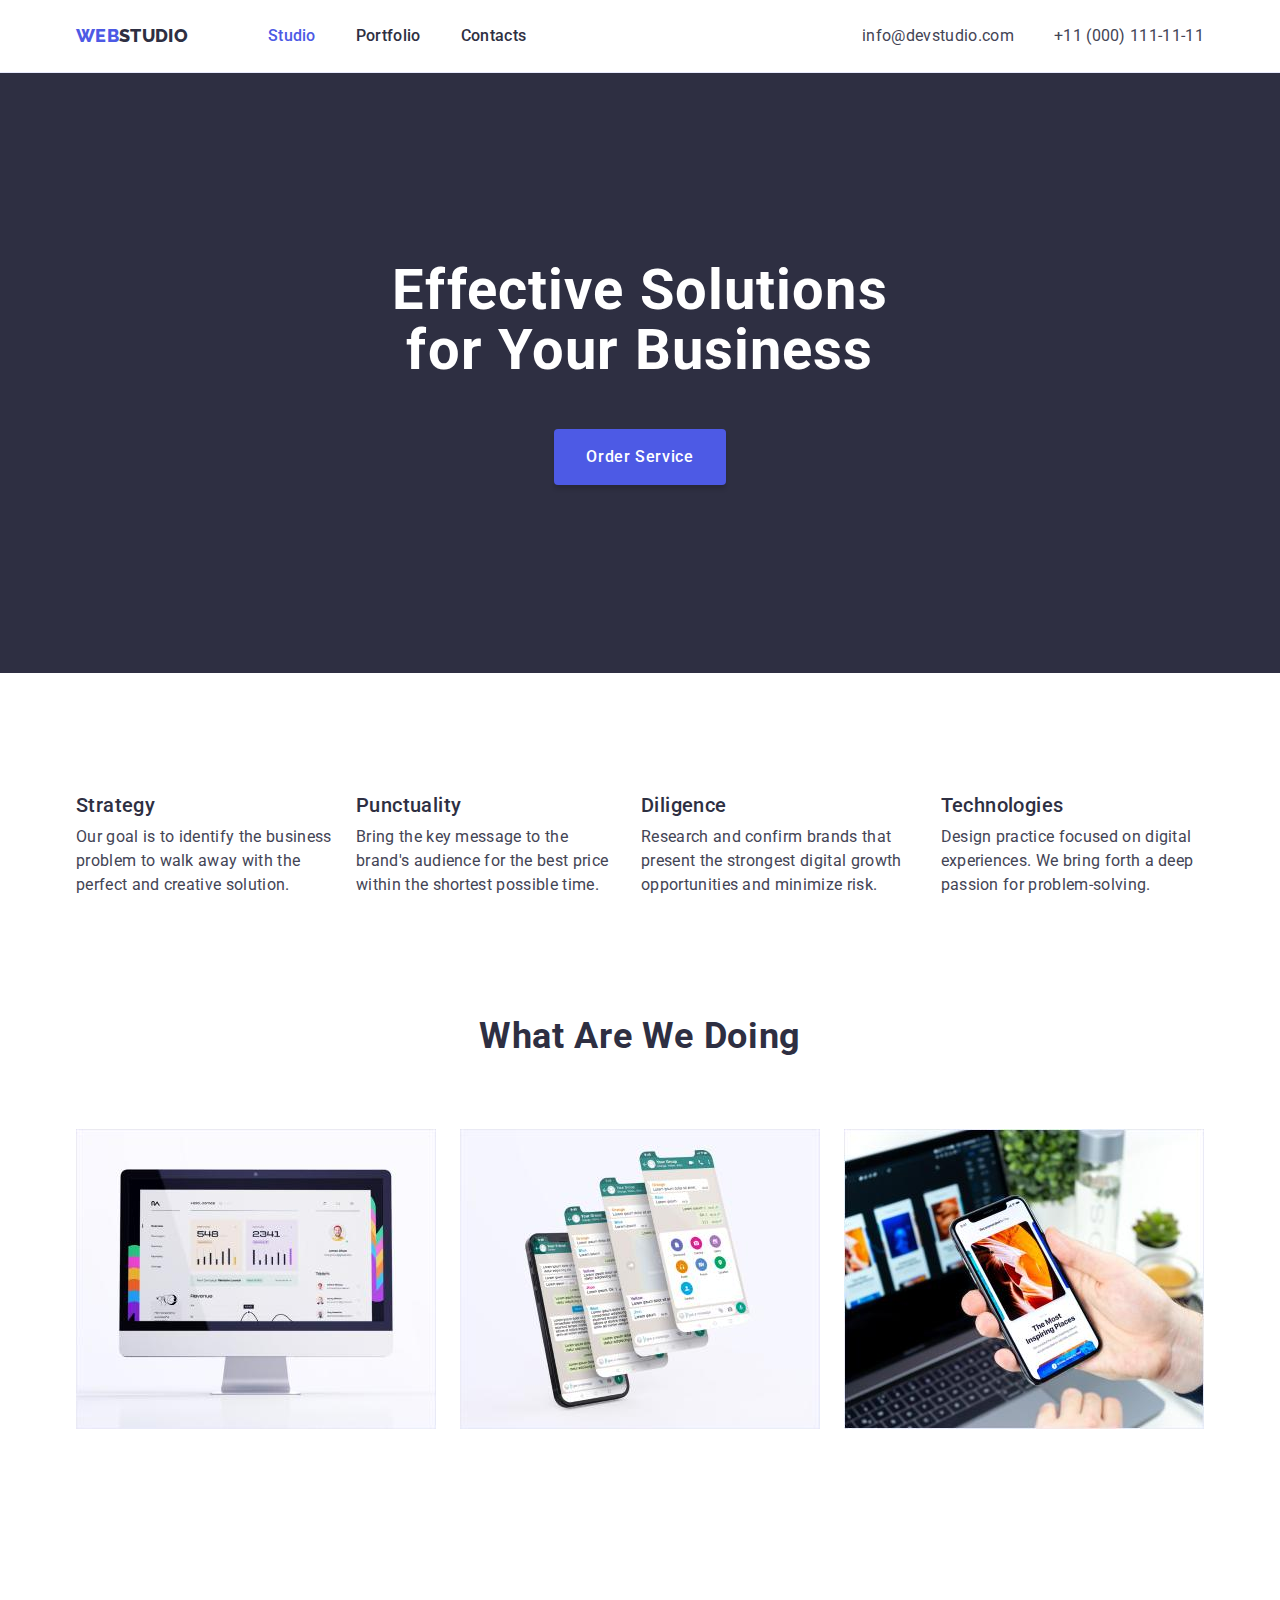
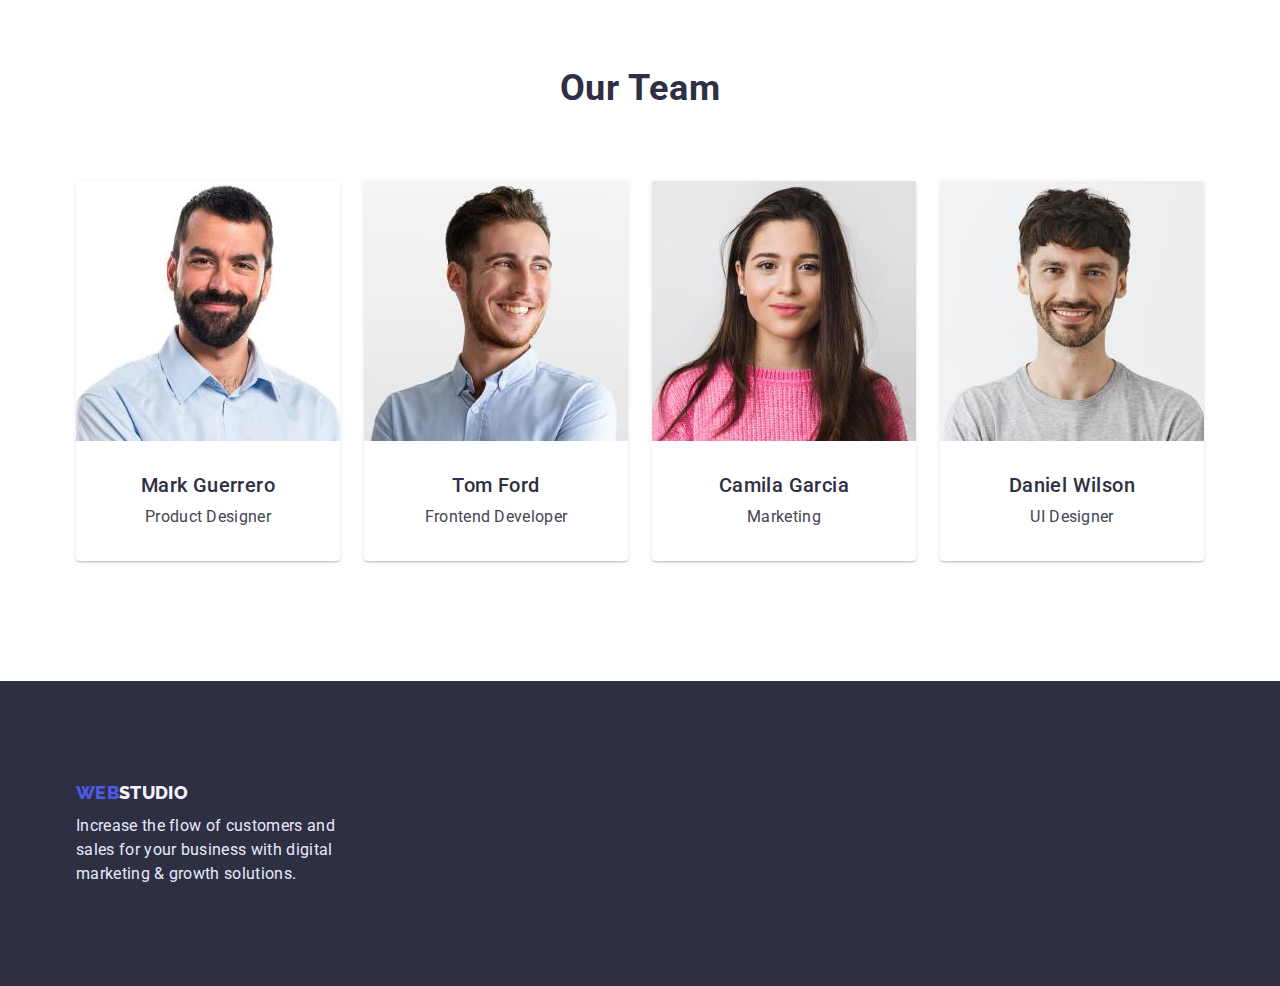
<file: index.html>
<!DOCTYPE html>
<html lang="en">

<head>
  <meta charset="UTF-8">
  <meta http-equiv="X-UA-Compatible" content="IE=edge">
  <meta name="viewport" content="width=device-width, initial-scale=1.0">
  <title>Document</title>
  <link rel="preconnect" href="https://fonts.googleapis.com">
  <link rel="preconnect" href="https://fonts.gstatic.com" crossorigin>
  <link href="https://fonts.googleapis.com/css2?family=Raleway:wght@800&family=Roboto:wght@400;500;700;900&display=swap"
    rel="stylesheet">
  <link rel="stylesheet" href="https://cdnjs.cloudflare.com/ajax/libs/modern-normalize/1.1.0/modern-normalize.min.css">
  <link rel="stylesheet" href="./css/styles.css">
</head>

<body>
  <header class="header">
    <div class="container flex-container">
      <nav class="nav-bar">
        <a class="link" href="./index.html">
          <span class="logo logo-accent">Web</span><span class="logo">Studio</span>
        </a>
        <ul class="nav-list list">
          <li class="item"><a class="link current" href="./index.html">Studio</a></li>
          <li class="item"><a class="link" href="./portfolio.html">Portfolio</a></li>
          <li class="item"><a class="link" href="">Contacts</a></li>
        </ul>
      </nav>
      <address class="contacts">
        <ul class="contact-list list">
          <li class="item"><a class="link" href="mailto:info@devstudio.com">info@devstudio.com</a></li>
          <li class="item"><a class="link" href="tel:+110001111111">+11 (000) 111-11-11</a></li>
        </ul>
      </address>
    </div>
  </header>
  <main>
    <section class="hero">
      <h1 class="title">Effective Solutions<br>for Your Business</h1>
      <button class="button" type="button">Order Service</button>
    </section>

    <section class="section">
      <div class="container">
        <h2 class="hidden">features</h2>
        <ul class="features-list list">
          <li class="item">
            <div class="content">
              <h3 class="title">Strategy</h3>
              <p class="text">Our goal is to identify the business problem to walk away with the perfect and creative
                solution.
              </p>
            </div>
          </li>
          <li class="item">
            <div class="content">
              <h3 class="title">Punctuality</h3>
              <p class="text">Bring the key message to the brand's audience for the best price within the shortest
                possible time.
              </p>
            </div>
          </li>
          <li class="item">
            <div class="content">
              <h3 class="title">Diligence</h3>
              <p class="text">Research and confirm brands that present the strongest digital growth opportunities and
                minimize
                risk.</p>
            </div>
          </li>
          <li class="item">
            <div class="content">
              <h3 class="title">Technologies</h3>
              <p class="text">Design practice focused on digital experiences. We bring forth a deep passion for
                problem-solving.
              </p>
            </div>
          </li>
        </ul>
      </div>
    </section>

    <section class="examples-section">
      <div class="container">
        <h2 class="section-title">What are we doing</h2>
        <ul class="examples-list list">
          <li class="item"><img class="image" src="./images/project1.jpg" alt="desktop apps" width="360"></li>
          <li class="item"><img class="image" src="./images/project2.jpg" alt="apps for smartphones" width="360"></li>
          <li class="item"><img class="image" src="./images/project3.jpg" alt="design development" width="360"></li>
        </ul>
      </div>
    </section>

    <section class="section">
      <div class="container">
        <h2 class="section-title">Our Team</h2>
        <ul class="employee-list list">
          <li class="item">
            <img class="image" src="./images/employee1.jpg" alt="employee Mark Guerrero" width="264">
            <div class="wrapper">
              <h3 class="title">Mark Guerrero</h3>
              <p class="description">Product Designer</p>
            </div>
          </li>
          <li class="item">
            <img class="image" src="./images/employee2.jpg" alt="employee Tom Ford" width="264">
            <div class="wrapper">
              <h3 class="title">Tom Ford</h3>
              <p class="description">Frontend Developer</p>
            </div>
          </li>
          <li class="item">
            <img class="image" src="./images/employee3.jpg" alt="employee Camila Garcia" width="264">
            <div class="wrapper">
              <h3 class="title">Camila Garcia</h3>
              <p class="description">Marketing</p>
            </div>
          </li>
          <li class="item">
            <img class="image" src="./images/employee4.jpg" alt="employee Daniel Wilson" width="264">
            <div class="wrapper">
              <h3 class="title">Daniel Wilson</h3>
              <p class="description">UI Designer</p>
            </div>
          </li>
        </ul>
      </div>
    </section>
  </main>
  <footer class="footer">
    <div class="container">
      <a class="link" href="./index.html">
        <span class="logo logo-accent">Web</span><span class="logo logo-white">Studio</span>
      </a>
      <p class="text">Increase the flow of customers and sales for your business with digital marketing & growth
        solutions.
      </p>
    </div>
  </footer>
</body>
</html>
</file>
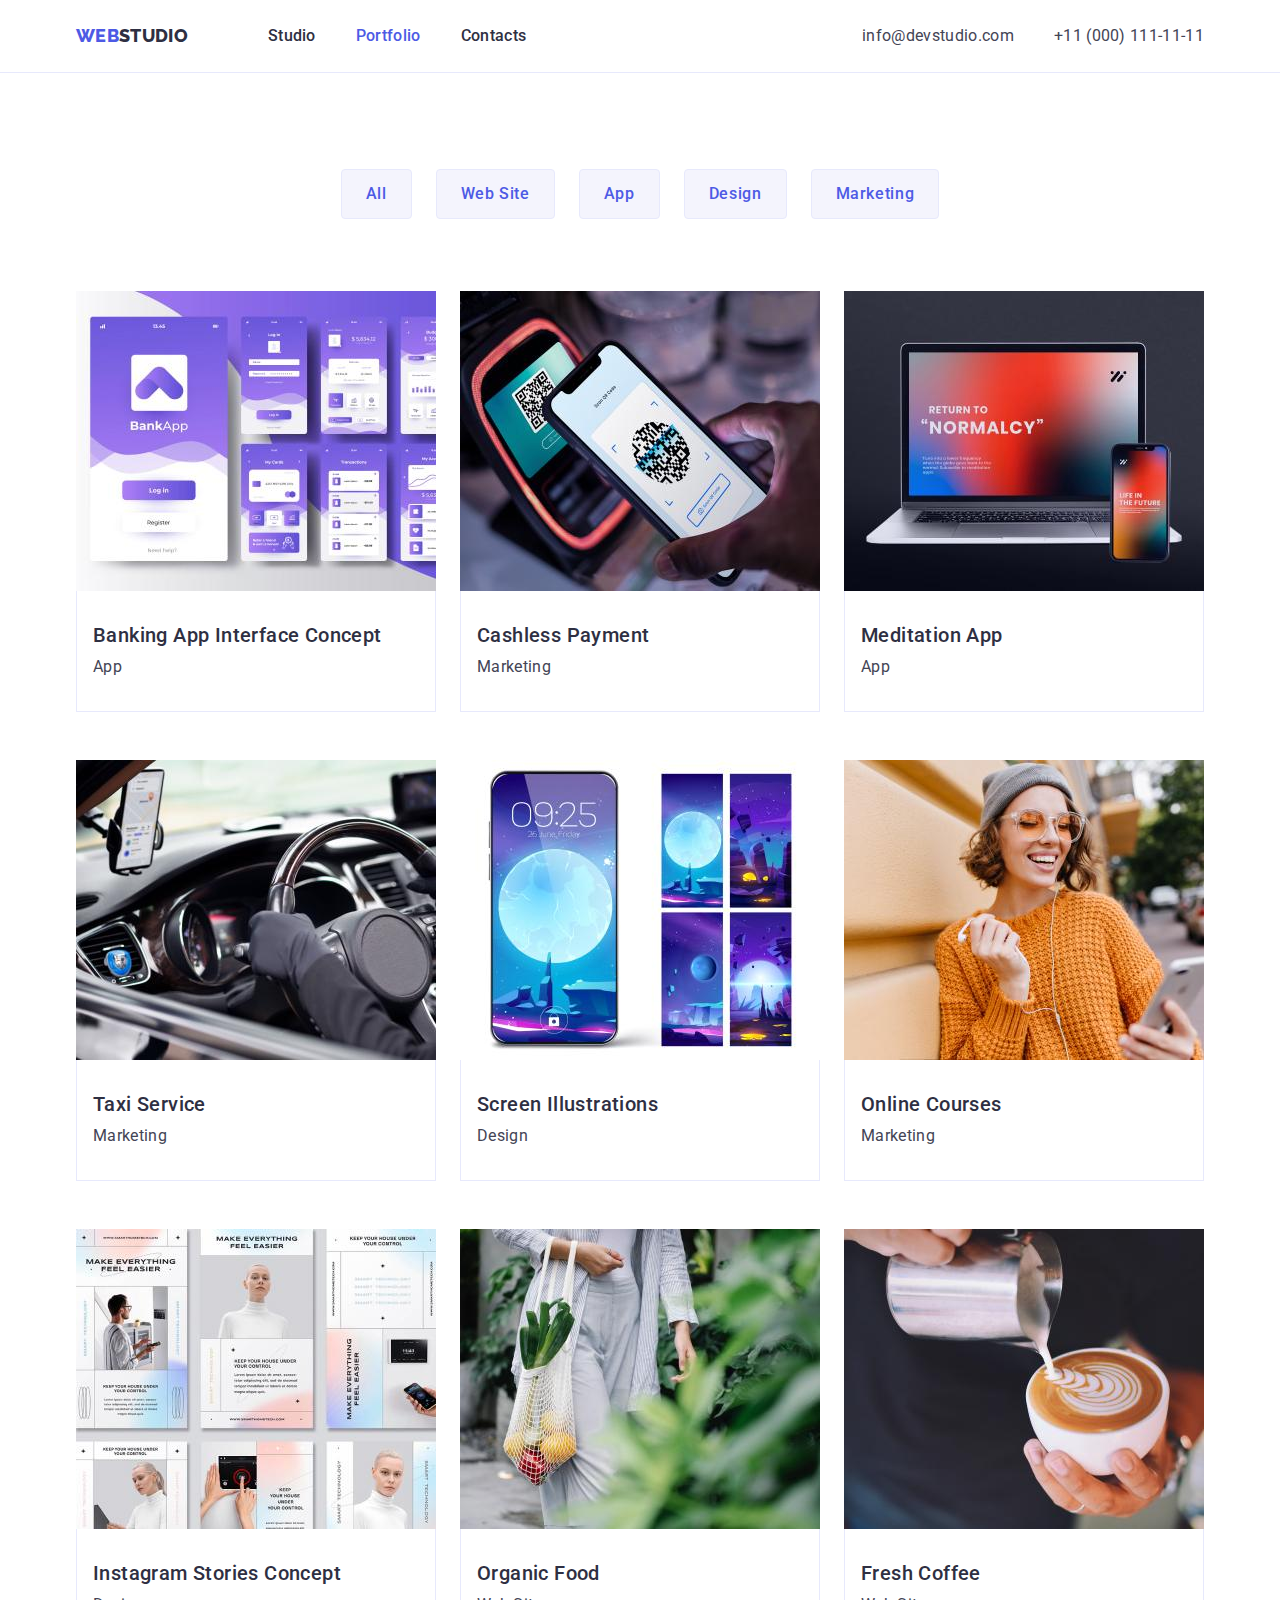
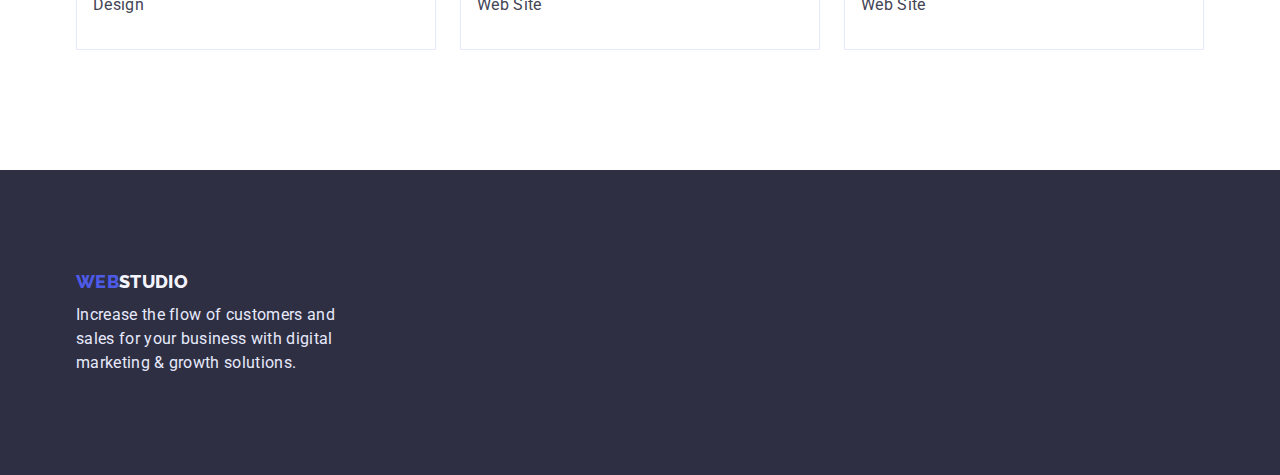
<file: portfolio.html>
<!DOCTYPE html>
<html lang="en">

<head>
  <meta charset="UTF-8">
  <meta http-equiv="X-UA-Compatible" content="IE=edge">
  <meta name="viewport" content="width=device-width, initial-scale=1.0">
  <title>Portfolio</title>
  <link rel="preconnect" href="https://fonts.googleapis.com">
  <link rel="preconnect" href="https://fonts.gstatic.com" crossorigin>
  <link href="https://fonts.googleapis.com/css2?family=Raleway:wght@800&family=Roboto:wght@400;500;700;900&display=swap"
    rel="stylesheet">
  <link rel="stylesheet" href="https://cdnjs.cloudflare.com/ajax/libs/modern-normalize/1.1.0/modern-normalize.min.css">
  <link rel="stylesheet" href="./css/styles.css">
</head>

<body>
  <header class="header">
    <div class="container flex-container">
      <nav class="nav-bar">
        <a class="link" href="./index.html">
          <span class="logo logo-accent">Web</span><span class="logo">Studio</span>
        </a>
        <ul class="nav-list list">
          <li class="item"><a class="link" href="./index.html">Studio</a></li>
          <li class="item"><a class="link current" href="./portfolio.html">Portfolio</a></li>
          <li class="item"><a class="link" href="">Contacts</a></li>
        </ul>
      </nav>
      <address class="contacts">
        <ul class="contact-list list">
          <li class="item"><a class="link" href="mailto:info@devstudio.com">info@devstudio.com</a></li>
          <li class="item"><a class="link" href="tel:+110001111111">+11 (000) 111-11-11</a></li>
        </ul>
      </address>
    </div>
  </header>
  <main>
    <section class="portfolio-section">
      <div class="container">
        <h1 class="hidden">portfolio</h1>
        <ul class="filter-list list">
          <li class="item">
            <button class="button" type="button">All</button>
          </li>
          <li class="item">
            <button class="button" type="button">Web Site</button>
          </li>
          <li class="item">
            <button class="button" type="button">App</button>
          </li>
          <li class="item">
            <button class="button" type="button">Design</button>
          </li>
          <li class="item">
            <button class="button" type="button">Marketing</button>
          </li>
        </ul>
        <ul class="project-list list">
          <li class="item">
            <img class="image" src="./images/portfolio-project1.jpg" alt="project Banking App" width="360">
            <div class="wrapper">
              <h2 class="title">Banking App Interface Concept</h2>
              <p class="text">App</p>
            </div>
          </li>
          <li class="item">
            <img class="image" src="./images/portfolio-project2.jpg" alt="project Cashless Payment" width="360">
            <div class="wrapper">
              <h2 class="title">Cashless Payment</h2>
              <p class="text">Marketing</p>
            </div>
          </li>
          <li class="item">
            <img class="image" src="./images/portfolio-project3.jpg" alt="project Meditation App" width="360">
            <div class="wrapper">
              <h2 class="title">Meditation App</h2>
              <p class="text">App</p>
            </div>
          </li>
          <li class="item">
            <img class="image" src="./images/portfolio-project4.jpg" alt="project Taxi Service" width="360">
            <div class="wrapper">
              <h2 class="title">Taxi Service</h2>
              <p class="text">Marketing</p>
            </div>
          </li>
          <li class="item">
            <img class="image" src="./images/portfolio-project5.jpg" alt="project Screen Illustrations" width="360">
            <div class="wrapper">
              <h2 class="title">Screen Illustrations</h2>
              <p class="text">Design</p>
            </div>
          </li>
          <li class="item">
            <img class="image" src="./images/portfolio-project6.jpg" alt="project Online Courses" width="360">
            <div class="wrapper">
              <h2 class="title">Online Courses</h2>
              <p class="text">Marketing</p>
            </div>
          </li>
          <li class="item">
            <img class="image" src="./images/portfolio-project7.jpg" alt="project Instagram Stories Concept"
              width="360">
            <div class="wrapper">
              <h2 class="title">Instagram Stories Concept</h2>
              <p class="text">Design</p>
            </div>
          </li>
          <li class="item">
            <img class="image" src="./images/portfolio-project8.jpg" alt="project Organic Food app" width="360">
            <div class="wrapper">
              <h2 class="title">Organic Food</h2>
              <p class="text">Web Site</p>
            </div>
          </li>
          <li class="item">
            <img class="image" src="./images/portfolio-project9.jpg" alt="project Fresh Coffee app" width="360">
            <div class="wrapper">
              <h2 class="title">Fresh Coffee</h2>
              <p class="text">Web Site</p>
            </div>
          </li>
        </ul>
      </div>
    </section>
  </main>
  <footer class="footer">
    <div class="container">
      <a class="link" href="./index.html">
        <span class="logo logo-accent">Web</span><span class="logo logo-white">Studio</span>
      </a>
      <p class="text">Increase the flow of customers and sales for your business with digital marketing & growth
        solutions.
      </p>
    </div>
  </footer>
</body>

</html>
</file>
<file: css/styles.css>
:root {
  --text-color: #434455;
  --dark-text-color: #2E2F42;
  --primary-color: #4D5AE5;
  --white-color: #FFF;
  --light-color: #F4F4FD;
  --accent-color: #E7E9FC;
  --pressed-color: #404BBF;
}

ul,
ol,
h1,
h2,
h3 {
  padding: 0;
  margin: 0;
}

body {
  font-family: Roboto;
  color: var(--text-color);
  font-size: 16px;
}

.hidden {
  position: absolute;
  width: 1px;
  height: 1px;
  margin: -1px;
  border: 0;
  padding: 0;
  white-space: nowrap;
  clip-path: inset(100%);
  clip: rect(0 0 0 0);
  overflow: hidden;
}

.header {
  border-bottom: 1px solid #E7E9FC;
}

.logo {
  color: var(--dark-text-color);
  font-family: Raleway;
  text-transform: uppercase;
  font-weight: 800;
  font-size: 18px;
  line-height: 133%;
}

.logo-accent {
  color: var(--primary-color);
}

.link {
  text-decoration: none;
  color: var(--dark-text-color);
  line-height: 150%;
  letter-spacing: 0.02em;
}

.link:visited {
  text-decoration: none;
  color: var(--dark-text-color);
}

.list {
  list-style-type: none;
}

.nav-list {
  display: flex;
  margin-left: 80px;
  color: var(--dark-text-color);
  font-weight: 500;
}

.nav-list .link {
  display: block;
  padding-top: 24px;
  padding-bottom: 24px;
}

.nav-list .link:hover,
.nav-list .link:focus,
.nav-list .link.current {
  color: var(--primary-color);
}

.nav-list .item:not(:last-child) {
  margin-right: 40px;
}

.nav-bar {
  display: flex;
  align-items: center;
}

.contact-list {
  display: flex;
}

.contacts {
  margin-left: auto;
}

.contact-list .link {
  font-style: normal;
  color: var(--text-color);

}

.contact-list .item:not(:last-child) {
  margin-right: 40px;
}

.contact-list .link:hover,
.contact-list .link:focus {
  color: var(--primary-color);
}

.hero {
  padding-top: 188px;
  padding-bottom: 188px;
  background-color: var(--dark-text-color);
  text-align: center;
}

.hero .title {
  margin-bottom: 48px;
  color: var(--white-color);
  font-weight: 700;
  font-size: 56px;
  line-height: 107%;

}

.button {
  padding: 16px 32px;
  font-family: inherit;
  color: inherit;
  font-weight: 500;
  cursor: pointer;
  border: none;
  font-size: 16px;
  line-height: 150%;
  letter-spacing: 0.04em;
}

.hero .button {
  min-width: 170px;
  display: inline-block;
  background-color: var(--primary-color);
  color: var(--white-color);
  box-shadow: 0px 4px 4px rgba(0, 0, 0, 0.15);
  border-radius: 4px;
  border-width: 0;
}

.hero .button:hover,
.hero .button:focus {
  background-color: var(--pressed-color);
}

.title {
  letter-spacing: 0.02em;
  font-weight: 500;
  font-size: 20px;
  color: var(--dark-text-color);
  line-height: 120%;
}

.text {
  margin-top: 8px;
  margin-bottom: 0;
  letter-spacing: 0.02em;
  line-height: 150%;
}

.section-title {
  margin-bottom: 72px;
  text-align: center;
  font-weight: 700;
  font-size: 36px;
  line-height: 111%;
  color: var(--dark-text-color);
  letter-spacing: 0.02em;
  text-transform: capitalize;
}

.features-list {
  display: flex;
}

.examples-section {
  padding-bottom: 120px;
}

.features-list .item+.item,
.examples-list .item+.item {
  margin-left: 24px;
}


.examples-list {
  display: flex;
}

.image {
  display: block;
}

.section {
  padding-top: 120px;
  padding-bottom: 120px;
}

.employees-section {
  background-color: var(--light-color);
}

.employee-list {
  display: flex;
}

.employee-list .item {
  width: 264px;
  background-color: var(--white-color);
  box-shadow: 0px 1px 6px rgba(46, 47, 66, 0.08), 0px 1px 1px rgba(46, 47, 66, 0.16), 0px 2px 1px rgba(46, 47, 66, 0.08);
  border-radius: 0px 0px 4px 4px;
}

.employee-list .item+.item {
  margin-left: 24px;
}

.footer {
  padding-top: 100px;
  padding-bottom: 100px;
  color: var(--accent-color);
  background-color: var(--dark-text-color);
}

.footer .logo-white {
  color: var(--light-color);
}

.footer .text {
  line-height: 150%;
  width: 264px;
}

.flex-container {
  display: flex;
  align-items: center;
}

.container {
  width: 1158px;
  margin-left: auto;
  margin-right: auto;
  padding-left: 15px;
  padding-right: 15px;
}

.portfolio-section {
  padding-top: 96px;
  padding-bottom: 120px;
}

.filter-list {
  display: flex;
  margin-bottom: 72px;
  justify-content: center;
}

.filter-list .button {
  padding: 12px 24px;

  color: var(--primary-color);
  border: 1px solid var(--accent-color);
  border-radius: 4px;
  background-color: var(--light-color);
}

.filter-list .item+.item {
  margin-left: 24px;
}

.filter-list .button:hover,
.filter-list .button:focus {
  background: var(--pressed-color);
  box-shadow: 0px 3px 1px rgba(0, 0, 0, 0.1), 0px 2px 1px rgba(0, 0, 0, 0.08), 0px 2px 2px rgba(0, 0, 0, 0.12);
  border: 1px solid var(--pressed-color);
  color: var(--white-color);
}

.project-list {
  display: flex;
  flex-wrap: wrap;
  margin: -24px -12px;
}

.project-list .item {
  width: 360px;
  margin: 24px 12px;
}

.description {
  margin-bottom: 0;
  margin-top: 8px;
  line-height: 150%;
  letter-spacing: 0.02em;
}

.wrapper {
  padding-top: 32px;
  padding-bottom: 32px;
}

.project-list .wrapper {
  padding-left: 16px;
  border: 1px solid var(--accent-color);
  border-top: none;
}

.employee-list .wrapper {
  text-align: center;
}
</file>
